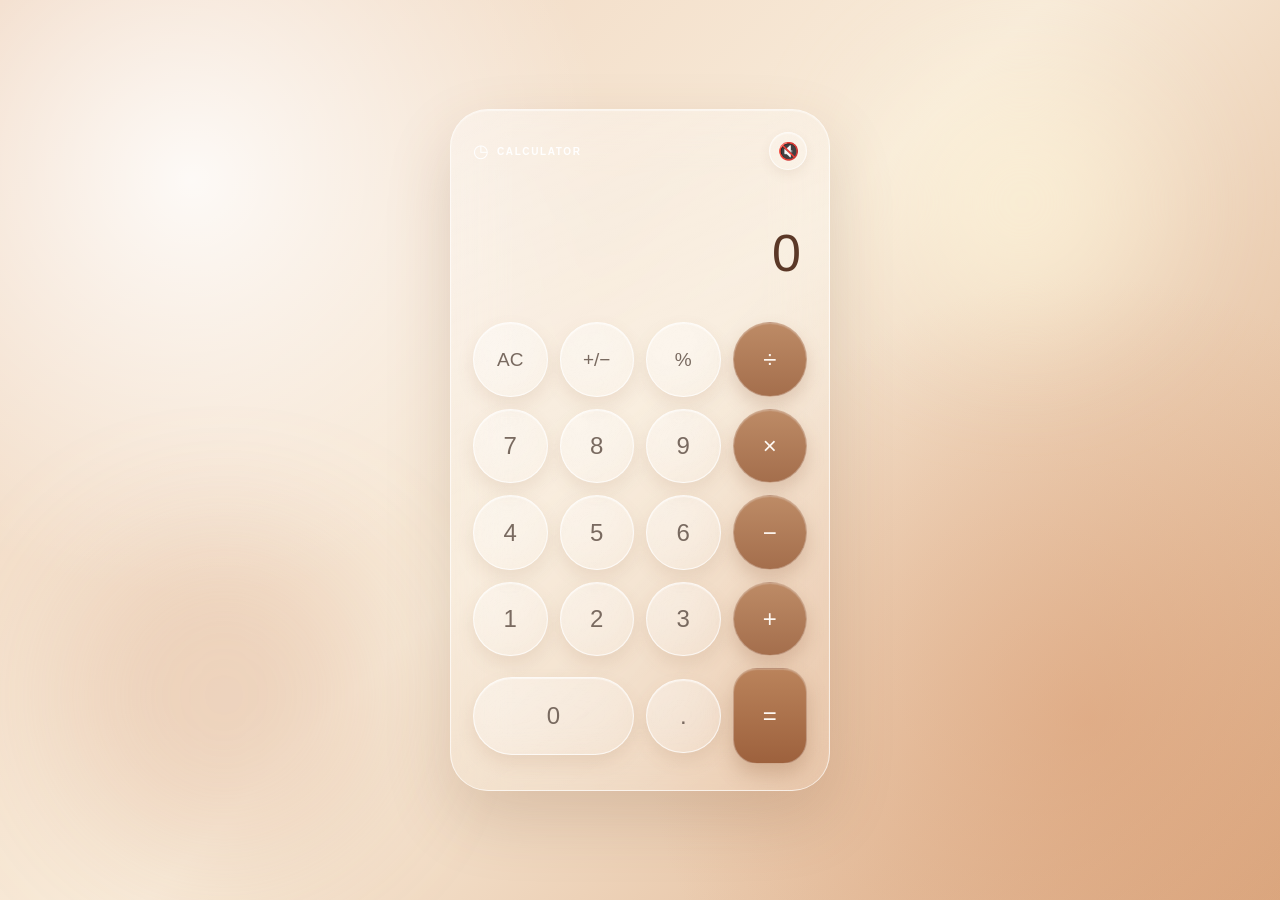
<file: index.html>
<!DOCTYPE html>
<html lang="ko-KR">

<head>
  <meta charset="UTF-8">
  <meta name="viewport" content="width=device-width, initial-scale=1.0">

  <meta name="description" content="따뜻한 글래스모피즘 디자인과 Soft Click 사운드를 적용한 계산기입니다.">

  <title>Warm Glass Calculator</title>

  <link rel="stylesheet" href="./styles.css">

  <link rel="shortcut icon" href="./favicon/wx.ico" type="image/x-icon">

  <link rel="icon" href="./favicon/wx.svg" type="image/svg+xml">
</head>

<body>

  <main class="app-shell">

    <section class="calculator" aria-label="계산기">

      <!-- 상단 영역 -->
      <header class="calculator-topbar">

        <div class="calculator-brand">
          <span class="brand-icon" aria-hidden="true">◷</span>
          <span class="brand-text">CALCULATOR</span>
        </div>

        <!-- 사운드 ON/OFF -->
        <button type="button" id="sound-toggle" class="sound-toggle" aria-label="키패드 소리 켜기" aria-pressed="false"
          title="키패드 소리 켜기">
          <span id="sound-icon" aria-hidden="true">🔇</span>
        </button>

      </header>

      <!-- 계산 결과 표시 -->
      <div class="display-section">

        <div class="history-display" id="history-display" aria-label="계산 과정"></div>

        <div class="display" id="display" role="status" aria-live="off" aria-label="계산 결과">0</div>

      </div>

      <!-- 계산기 키패드 -->
      <div class="buttons" aria-label="계산기 키패드">

        <!-- 첫 번째 줄 -->
        <button type="button" class="key key--glass key--utility" data-type="clear">AC</button>

        <button type="button" class="key key--glass key--utility" data-op="neg" aria-label="부호 변경">+/−</button>

        <button type="button" class="key key--glass key--utility" data-op="percent" aria-label="백분율">%</button>

        <button type="button" class="key key--operator" data-op="divide" aria-label="나누기">÷</button>

        <!-- 두 번째 줄 -->
        <button type="button" class="key key--glass" data-num="7">7</button>

        <button type="button" class="key key--glass" data-num="8">8</button>

        <button type="button" class="key key--glass" data-num="9">9</button>

        <button type="button" class="key key--operator" data-op="multiply" aria-label="곱하기">×</button>

        <!-- 세 번째 줄 -->
        <button type="button" class="key key--glass" data-num="4">4</button>

        <button type="button" class="key key--glass" data-num="5">5</button>

        <button type="button" class="key key--glass" data-num="6">6</button>

        <button type="button" class="key key--operator" data-op="subtract" aria-label="빼기">−</button>

        <!-- 네 번째 줄 -->
        <button type="button" class="key key--glass" data-num="1">1</button>

        <button type="button" class="key key--glass" data-num="2">2</button>

        <button type="button" class="key key--glass" data-num="3">3</button>

        <button type="button" class="key key--operator" data-op="add" aria-label="더하기">+</button>

        <!-- 다섯 번째 줄 -->
        <button type="button" class="key key--glass key--zero" data-num="0">0</button>

        <button type="button" class="key key--glass key--decimal" data-num="." aria-label="소수점">.</button>

        <button type="button" class="key key--equals" data-op="equals" aria-label="계산하기">=</button>

      </div>

    </section>

  </main>

  <script src="./script.js"></script>

</body>

</html>
</file>
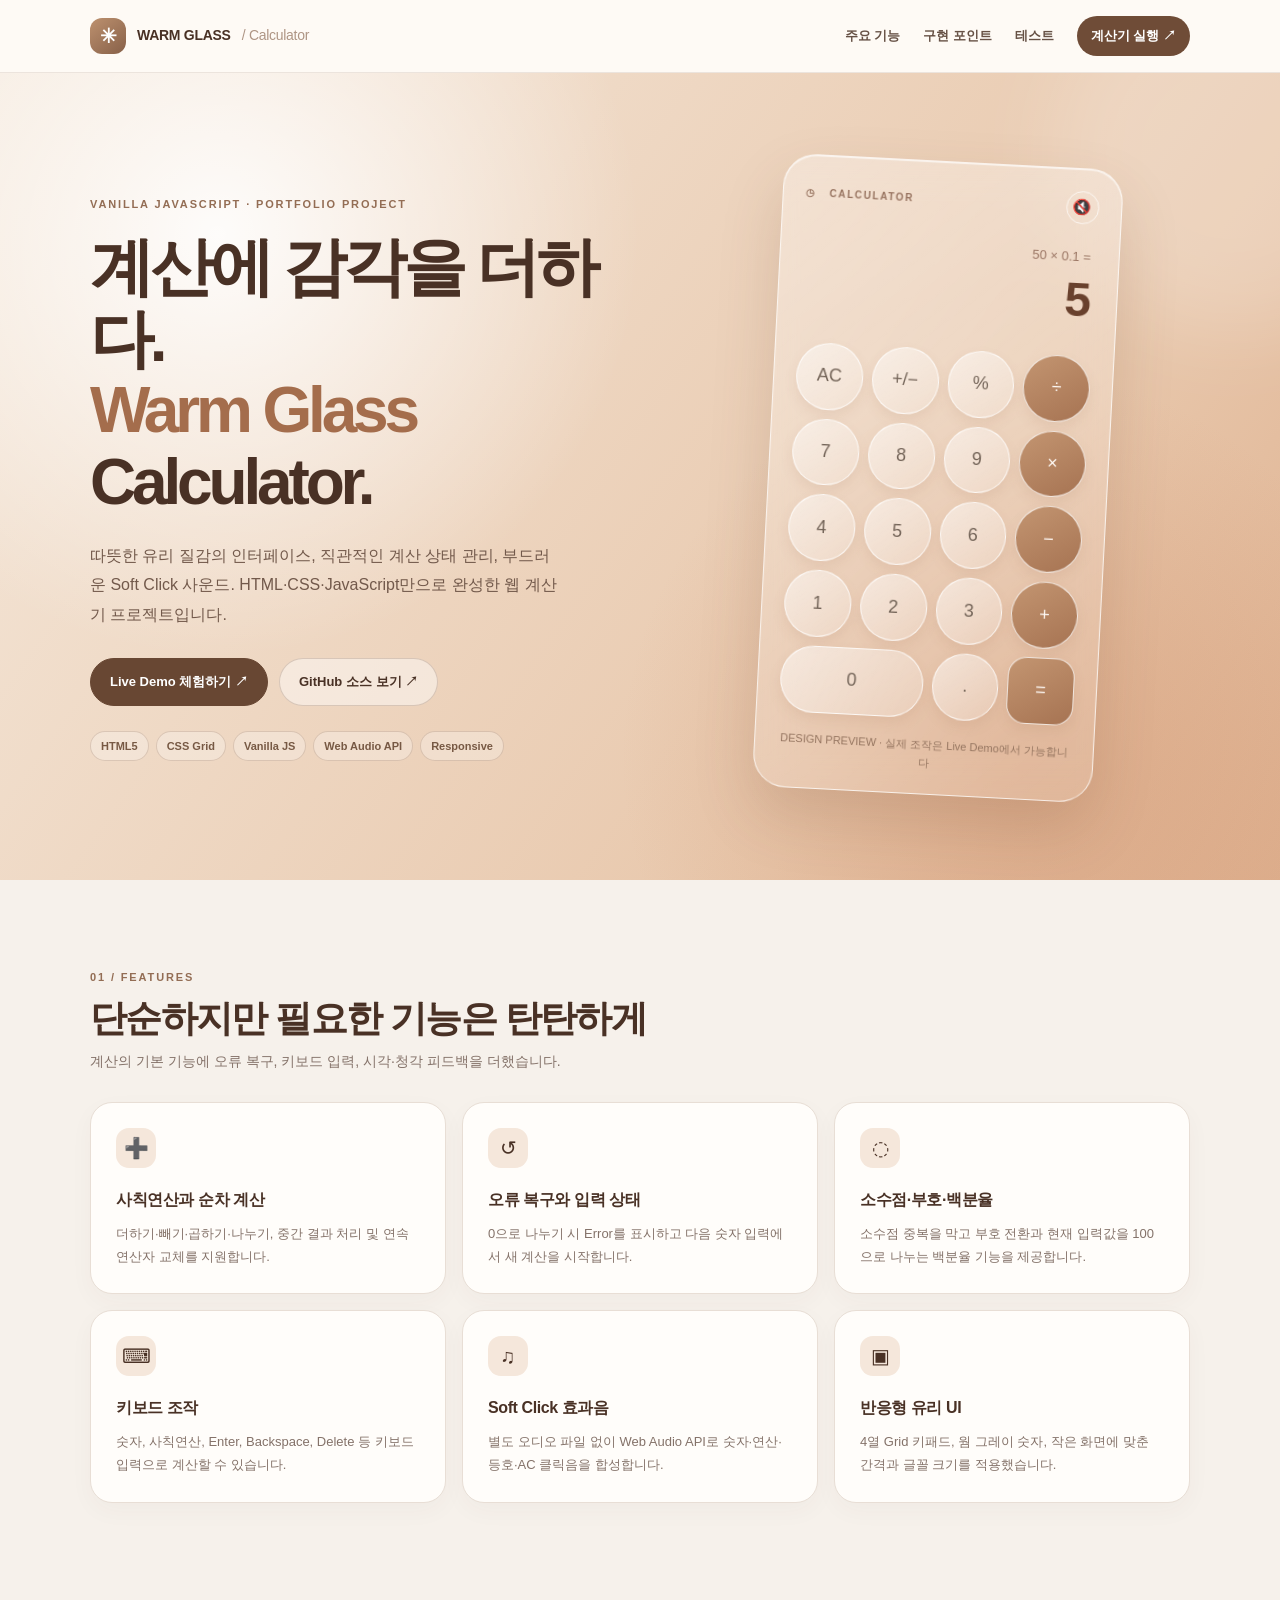
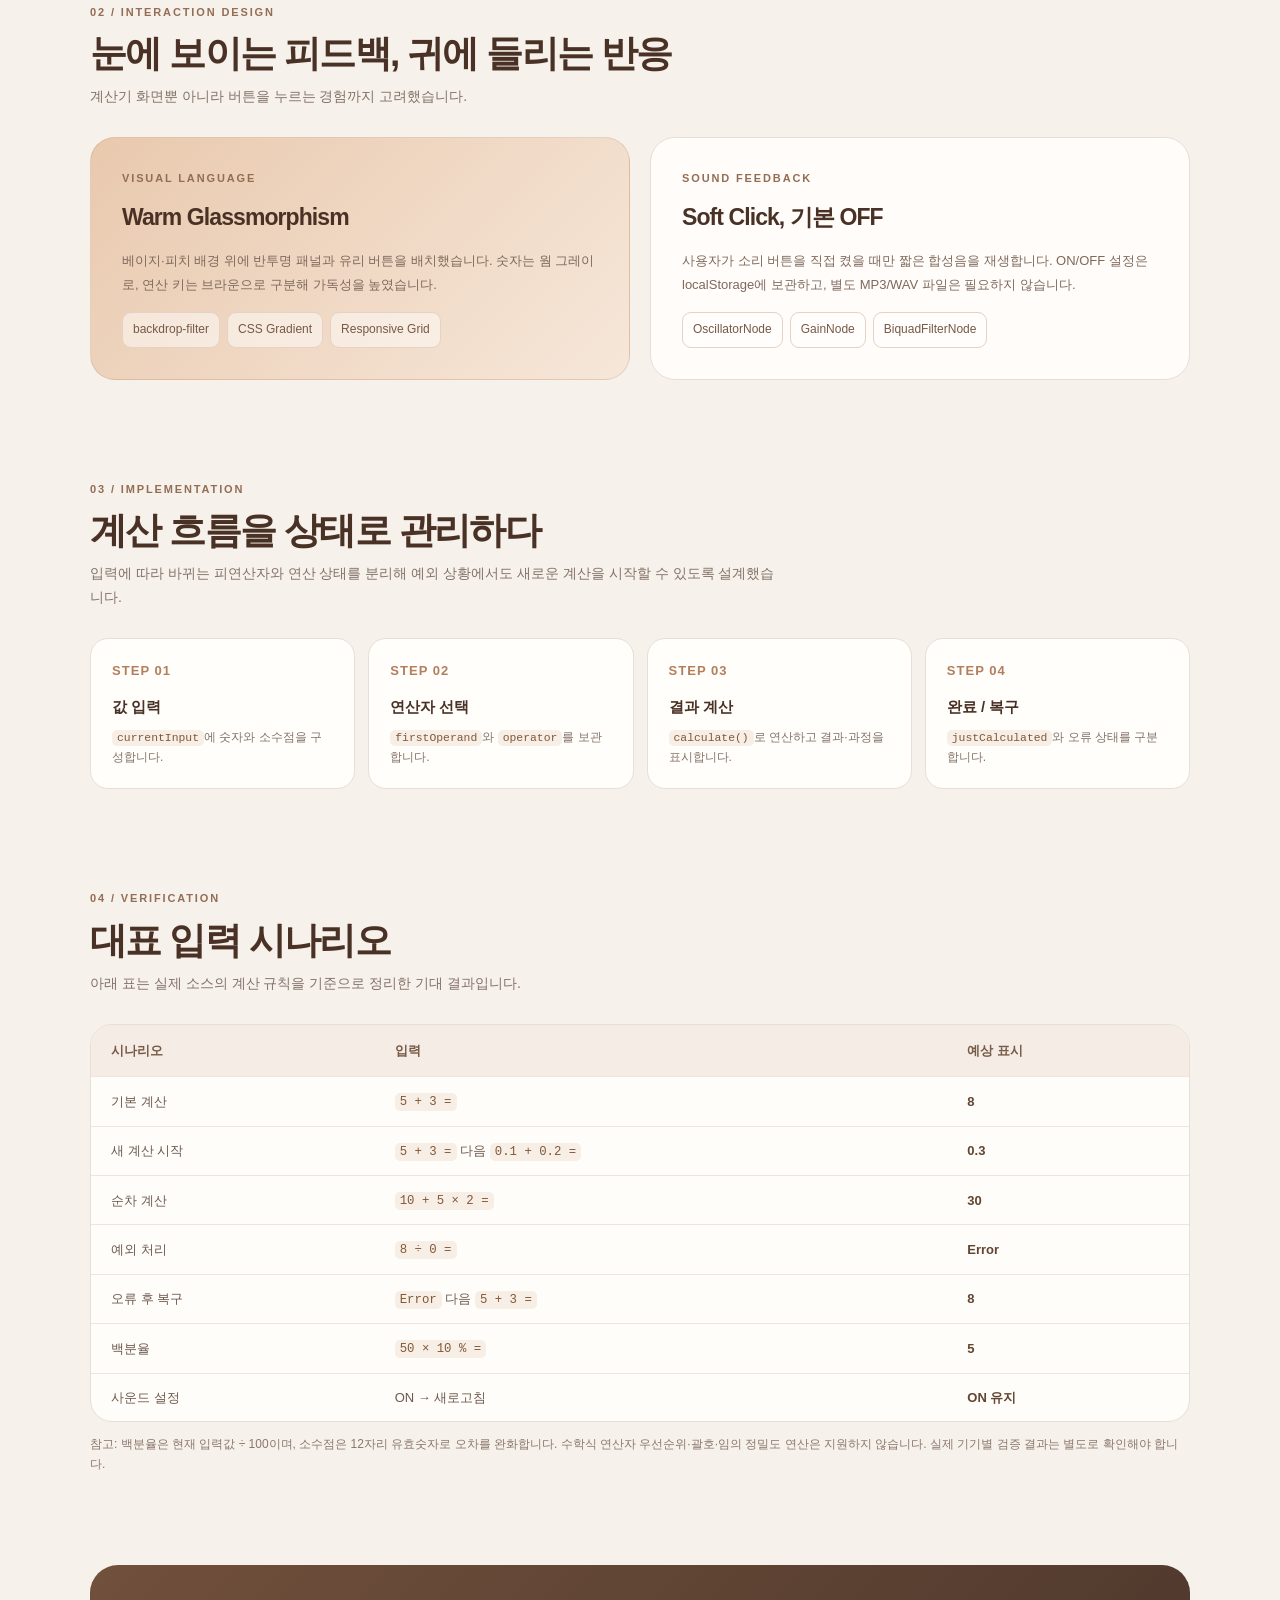
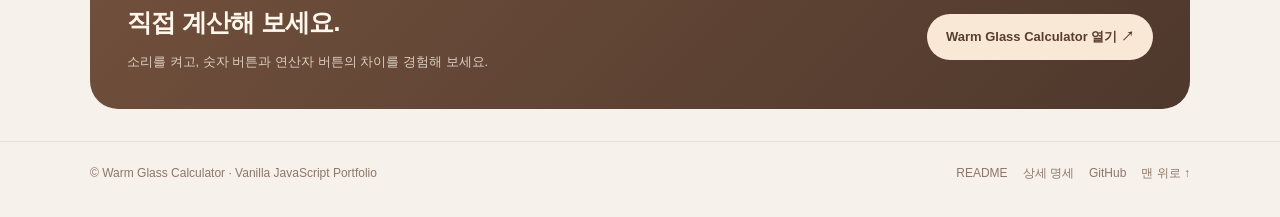
<file: docs/features.html>
<!DOCTYPE html>
<html lang="ko-KR">

<head>
    <meta charset="UTF-8">
    <meta name="viewport" content="width=device-width, initial-scale=1.0">
    <meta name="theme-color" content="#efe0d0">
    <meta name="description" content="Warm Glass Calculator의 글래스모피즘 디자인, 계산 기능, Soft Click 사운드, 개발 과정과 검증 항목을 소개합니다.">
    <title>Warm Glass Calculator | Features</title>
    <style>
        :root {
            --canvas: #f6f1eb;
            --paper: #fffdfa;
            --line: #e8ded5;
            --deep: #493125;
            --brown: #90664c;
            --muted: #847269;
            --peach: #e8bda1;
            --caramel: #b77f59;
            --white: #ffffff;
            --radius: 22px;
            --shadow: 0 22px 60px rgba(91, 52, 33, .08);
        }

        *,
        *::before,
        *::after {
            box-sizing: border-box;
        }

        html {
            scroll-behavior: smooth;
        }

        body {
            margin: 0;
            background: var(--canvas);
            color: var(--deep);
            font-family: -apple-system, BlinkMacSystemFont, "Segoe UI", "Apple SD Gothic Neo", "Malgun Gothic", sans-serif;
            line-height: 1.65;
        }

        a {
            color: inherit;
            text-decoration: none;
        }

        a:focus-visible {
            outline: 3px solid #ad744f;
            outline-offset: 3px;
            border-radius: 6px;
        }

        button:focus-visible {
            outline: 3px solid #ad744f;
            outline-offset: 3px;
        }

        .container {
            width: min(1100px, calc(100% - 44px));
            margin: 0 auto;
        }

        .topbar {
            border-bottom: 1px solid rgba(93, 56, 37, .11);
            background: rgba(255, 252, 247, .84);
            backdrop-filter: blur(12px);
            position: sticky;
            top: 0;
            z-index: 10;
        }

        .nav {
            min-height: 72px;
            display: flex;
            align-items: center;
            justify-content: space-between;
            gap: 16px;
        }

        .identity {
            display: flex;
            align-items: center;
            gap: 11px;
            font-size: 14px;
            letter-spacing: -.02em;
            font-weight: 800;
        }

        .logo {
            width: 36px;
            height: 36px;
            display: grid;
            place-items: center;
            border-radius: 12px;
            color: #fff;
            background: linear-gradient(140deg, #bd916f, #876048);
            font-size: 20px;
        }

        .navlinks {
            display: flex;
            align-items: center;
            gap: 23px;
            font-weight: 650;
            font-size: 13px;
            color: #665145;
        }

        .navlinks a:hover {
            color: #ad744f;
        }

        .navlinks .nav-demo {
            color: white;
            background: #6f4c37;
            padding: 9px 14px;
            border-radius: 999px;
        }

        .hero {
            position: relative;
            overflow: hidden;
            background: radial-gradient(circle at 17% 20%, rgba(255, 255, 255, .9), transparent 34%), radial-gradient(circle at 79% 85%, rgba(201, 129, 88, .3), transparent 32%), linear-gradient(125deg, #f5e9dc, #e8c7ab 72%, #deb08f);
        }

        .hero::before {
            content: "";
            position: absolute;
            width: 360px;
            height: 360px;
            right: -130px;
            top: -100px;
            border-radius: 50%;
            background: rgba(255, 255, 255, .21);
            filter: blur(42px);
        }

        .hero-layout {
            position: relative;
            padding-top: 88px;
            padding-bottom: 85px;
            display: grid;
            grid-template-columns: 1.04fr .96fr;
            gap: 50px;
            align-items: center;
        }

        .eyebrow {
            font-size: 11px;
            font-weight: 850;
            text-transform: uppercase;
            letter-spacing: .17em;
            color: #936d54;
        }

        .hero h1 {
            font-size: clamp(37px, 5vw, 67px);
            line-height: 1.12;
            letter-spacing: -.065em;
            margin: 19px 0 22px;
            max-width: 620px;
            font-weight: 790;
        }

        .hero h1 em {
            font-style: normal;
            color: #a46d4c;
        }

        .lead {
            max-width: 470px;
            font-size: 16px;
            color: #72594b;
            line-height: 1.85;
        }

        .actions {
            display: flex;
            flex-wrap: wrap;
            gap: 11px;
            margin-top: 29px;
        }

        .cta {
            display: inline-flex;
            justify-content: center;
            align-items: center;
            border-radius: 999px;
            padding: 12px 19px;
            font-size: 13px;
            font-weight: 800;
            border: 1px solid rgba(97, 62, 42, .2);
            background: rgba(255, 255, 255, .45);
        }

        .cta.primary {
            color: white;
            border-color: #684733;
            background: #684733;
        }

        .cta:hover {
            transform: translateY(-1px);
        }

        .tags {
            display: flex;
            flex-wrap: wrap;
            gap: 7px;
            margin-top: 25px;
        }

        .tags span {
            border: 1px solid rgba(117, 78, 51, .2);
            border-radius: 999px;
            padding: 5px 10px;
            font-size: 11px;
            font-weight: 700;
            color: #775944;
            background: rgba(255, 255, 255, .28);
        }

        .preview-wrap {
            display: flex;
            justify-content: center;
        }

        .preview {
            width: min(100%, 340px);
            border: 1px solid rgba(255, 255, 255, .7);
            border-radius: 33px;
            padding: 22px;
            background: linear-gradient(140deg, rgba(255, 255, 255, .33), rgba(255, 255, 255, .12));
            box-shadow: 0 28px 60px rgba(105, 65, 43, .17), inset 0 1px 1px rgba(255, 255, 255, .7);
            backdrop-filter: blur(20px);
            transform: rotate(3deg);
        }

        .preview-top {
            display: flex;
            align-items: center;
            justify-content: space-between;
            font-size: 10px;
            font-weight: 850;
            color: #96725e;
            letter-spacing: .16em;
        }

        .preview-icon {
            border: 1px solid rgba(255, 255, 255, .7);
            width: 33px;
            height: 33px;
            border-radius: 50%;
            display: grid;
            place-items: center;
            font-size: 15px;
        }

        .preview-screen {
            text-align: right;
            padding: 19px 6px 24px;
        }

        .preview-screen span {
            color: #9a7563;
            font-size: 13px;
        }

        .preview-screen strong {
            display: block;
            font-size: 48px;
            color: #69412d;
            letter-spacing: -.055em;
            line-height: 1.3;
        }

        .preview-grid {
            display: grid;
            grid-template-columns: repeat(4, minmax(0, 1fr));
            gap: 9px;
        }

        .demo-key {
            display: grid;
            place-items: center;
            border-radius: 999px;
            aspect-ratio: 1;
            font-size: 18px;
            color: #736458;
            background: linear-gradient(140deg, rgba(255, 255, 255, .52), rgba(255, 255, 255, .19));
            border: 1px solid rgba(255, 255, 255, .78);
            box-shadow: 0 6px 13px rgba(136, 90, 56, .1);
        }

        .demo-key.op,
        .demo-key.eq {
            background: linear-gradient(150deg, #c39571, #a67352);
            color: #fffaf6;
        }

        .demo-key.zero {
            grid-column: span 2;
            aspect-ratio: auto;
            border-radius: 999px;
        }

        .demo-key.eq {
            border-radius: 19px;
        }

        .preview-label {
            text-align: center;
            color: #94745f;
            margin-top: 17px;
            font-size: 11px;
        }

        .section {
            padding: 88px 0 12px;
        }

        .section-heading {
            margin-bottom: 29px;
        }

        .section-heading h2 {
            font-size: clamp(27px, 4vw, 37px);
            margin: 10px 0 8px;
            line-height: 1.25;
            letter-spacing: -.045em;
        }

        .section-heading p {
            margin: 0;
            color: var(--muted);
            max-width: 690px;
            font-size: 14px;
        }

        .cards {
            display: grid;
            grid-template-columns: repeat(3, minmax(0, 1fr));
            gap: 16px;
        }

        .card {
            padding: 25px;
            background: var(--paper);
            border: 1px solid var(--line);
            border-radius: var(--radius);
            box-shadow: 0 8px 25px rgba(95, 68, 52, .035);
        }

        .card .glyph {
            width: 40px;
            height: 40px;
            border-radius: 13px;
            display: grid;
            place-items: center;
            background: #f5e7db;
            font-size: 20px;
            margin-bottom: 19px;
        }

        .card h3 {
            font-size: 16px;
            margin: 0 0 8px;
            letter-spacing: -.025em;
        }

        .card p {
            margin: 0;
            color: var(--muted);
            font-size: 13px;
            line-height: 1.8;
        }

        .feature-spot {
            display: grid;
            grid-template-columns: 1fr 1fr;
            gap: 20px;
        }

        .spot {
            padding: 31px;
            background: #fffcf9;
            border: 1px solid var(--line);
            border-radius: 25px;
        }

        .spot.accent {
            background: linear-gradient(135deg, #e9c9ae, #f6e7d9);
            border-color: rgba(179, 127, 91, .22);
        }

        .spot h3 {
            margin: 12px 0;
            font-size: 23px;
            letter-spacing: -.04em;
        }

        .spot p {
            color: #7e695c;
            font-size: 13px;
            line-height: 1.85;
            margin: 0 0 15px;
        }

        .chips {
            display: flex;
            flex-wrap: wrap;
            gap: 7px;
        }

        .chip {
            border: 1px solid #e5d2c2;
            background: rgba(255, 255, 255, .47);
            padding: 7px 10px;
            font-size: 12px;
            color: #765946;
            border-radius: 9px;
        }

        .process {
            display: grid;
            grid-template-columns: repeat(4, minmax(0, 1fr));
            gap: 13px;
        }

        .process-item {
            padding: 21px;
            background: #fffefa;
            border: 1px solid var(--line);
            border-radius: 18px;
        }

        .stepno {
            font-size: 13px;
            color: #b27e5d;
            font-weight: 850;
            letter-spacing: .08em;
        }

        .process-item h3 {
            font-size: 15px;
            margin: 14px 0 8px;
        }

        .process-item p {
            font-size: 12px;
            margin: 0;
            color: var(--muted);
        }

        .table-wrap {
            border: 1px solid var(--line);
            border-radius: var(--radius);
            overflow-x: auto;
            background: var(--paper);
        }

        table {
            width: 100%;
            border-collapse: collapse;
            min-width: 540px;
            text-align: left;
            font-size: 13px;
        }

        th {
            background: #f4ece5;
            color: #775a47;
            padding: 15px 20px;
        }

        td {
            border-top: 1px solid #eee5dd;
            padding: 13px 20px;
            color: #6d594d;
        }

        td strong {
            color: #614531;
        }

        code {
            font-family: Consolas, "SFMono-Regular", monospace;
            color: #825838;
            background: #f7eee5;
            border-radius: 5px;
            padding: 2px 5px;
            font-size: .95em;
        }

        .fineprint {
            font-size: 12px;
            color: #8b776c;
            margin: 13px 0 0;
        }

        .outro {
            margin: 78px auto 32px;
            background: linear-gradient(135deg, #71503c, #4e382c);
            color: #fff6ec;
            border-radius: 28px;
            padding: 37px;
            display: flex;
            justify-content: space-between;
            align-items: center;
            gap: 24px;
        }

        .outro h2 {
            margin: 0 0 8px;
            font-size: 25px;
            letter-spacing: -.03em;
        }

        .outro p {
            margin: 0;
            opacity: .77;
            font-size: 13px;
        }

        .outro a {
            border-radius: 999px;
            padding: 12px 19px;
            color: #593d2d;
            background: #f9e8d6;
            font-weight: 800;
            font-size: 13px;
            text-align: center;
            white-space: nowrap;
        }

        footer {
            border-top: 1px solid var(--line);
            padding: 22px 0 38px;
        }

        .footer-inner {
            display: flex;
            align-items: center;
            justify-content: space-between;
            gap: 14px;
            font-size: 12px;
            color: #8d7769;
        }

        .footer-links {
            display: flex;
            flex-wrap: wrap;
            gap: 15px;
        }

        @media (max-width: 820px) {
            .hero-layout {
                grid-template-columns: 1fr;
                gap: 45px;
                padding: 70px 0;
            }

            .preview {
                transform: none;
            }

            .cards {
                grid-template-columns: repeat(2, minmax(0, 1fr));
            }

            .process {
                grid-template-columns: repeat(2, minmax(0, 1fr));
            }

            .navlinks a:not(.nav-demo) {
                display: none;
            }
        }

        @media (max-width: 560px) {
            .container {
                width: min(100% - 30px, 1100px);
            }

            .topbar .nav {
                min-height: 62px;
            }

            .hero-layout {
                padding: 55px 0;
            }

            .hero h1 {
                font-size: 42px;
            }

            .section {
                padding-top: 62px;
            }

            .cards,
            .feature-spot {
                grid-template-columns: 1fr;
            }

            .process {
                gap: 10px;
            }

            .process-item {
                padding: 15px;
            }

            .outro {
                flex-direction: column;
                align-items: flex-start;
                padding: 26px;
            }

            .outro a {
                width: 100%;
            }

            .footer-inner {
                flex-direction: column;
                align-items: flex-start;
            }
        }

        @media (prefers-reduced-motion: reduce) {
            html {
                scroll-behavior: auto;
            }

            .cta:hover {
                transform: none;
            }
        }
    </style>
</head>

<body id="top">
    <header class="topbar">
        <nav class="nav container" aria-label="주요 탐색">
            <a class="identity" href="https://txw-22.github.io/calculator/"
                aria-label="Warm Glass Calculator 실행하기"><span class="logo" aria-hidden="true">✳</span> WARM GLASS <span
                    style="font-weight:500;color:#ae9584">/ Calculator</span></a>
            <div class="navlinks">
                <a href="#features">주요 기능</a>
                <a href="#implementation">구현 포인트</a>
                <a href="#tests">테스트</a>
                <a href="https://txw-22.github.io/calculator/" class="nav-demo">계산기 실행 ↗</a>
            </div>
        </nav>
    </header>

    <main>
        <section class="hero">
            <div class="container hero-layout">
                <div>
                    <div class="eyebrow">Vanilla JavaScript · Portfolio Project</div>
                    <h1>계산에 감각을 더하다.<br><em>Warm Glass</em><br>Calculator.</h1>
                    <p class="lead">따뜻한 유리 질감의 인터페이스, 직관적인 계산 상태 관리, 부드러운 Soft Click 사운드. HTML·CSS·JavaScript만으로 완성한 웹
                        계산기 프로젝트입니다.</p>
                    <div class="actions">
                        <a class="cta primary" href="https://txw-22.github.io/calculator/">Live Demo 체험하기 ↗</a>
                        <a class="cta" href="https://github.com/txw-22/calculator">GitHub 소스 보기 ↗</a>
                    </div>
                    <div class="tags">
                        <span>HTML5</span>
                        <span>CSS Grid</span>
                        <span>Vanilla JS</span>
                        <span>Web Audio API</span>
                        <span>Responsive</span>
                    </div>
                </div>

                <div class="preview-wrap">
                    <div class="preview" aria-label="계산기 디자인의 정적 미리보기">
                        <div class="preview-top">
                            <span>◷ &nbsp; CALCULATOR</span>
                            <span class="preview-icon" aria-hidden="true">🔇</span>
                        </div>
                        <div class="preview-screen">
                            <span>50 × 0.1 =</span>
                            <strong>5</strong>
                        </div>
                        <div class="preview-grid" aria-hidden="true">
                            <span class="demo-key">AC</span>
                            <span class="demo-key">+/−</span>
                            <span class="demo-key">%</span>
                            <span class="demo-key op">÷</span>

                            <span class="demo-key">7</span>
                            <span class="demo-key">8</span>
                            <span class="demo-key">9</span>
                            <span class="demo-key op">×</span>

                            <span class="demo-key">4</span>
                            <span class="demo-key">5</span>
                            <span class="demo-key">6</span>
                            <span class="demo-key op">−</span>

                            <span class="demo-key">1</span>
                            <span class="demo-key">2</span>
                            <span class="demo-key">3</span>
                            <span class="demo-key op">+</span>

                            <span class="demo-key zero">0</span>
                            <span class="demo-key">.</span>
                            <span class="demo-key eq">=</span>
                        </div>
                        <div class="preview-label">DESIGN PREVIEW · 실제 조작은 Live Demo에서 가능합니다</div>
                    </div>
                </div>
            </div>
        </section>

        <section class="section container" id="features">
            <div class="section-heading">
                <div class="eyebrow">01 / Features</div>
                <h2>단순하지만 필요한 기능은 탄탄하게</h2>
                <p>계산의 기본 기능에 오류 복구, 키보드 입력, 시각·청각 피드백을 더했습니다.</p>
            </div>
            <div class="cards">
                <article class="card">
                    <div class="glyph" aria-hidden="true">➕</div>
                    <h3>사칙연산과 순차 계산</h3>
                    <p>더하기·빼기·곱하기·나누기, 중간 결과 처리 및 연속 연산자 교체를 지원합니다.</p>
                </article>
                <article class="card">
                    <div class="glyph" aria-hidden="true">↺</div>
                    <h3>오류 복구와 입력 상태</h3>
                    <p>0으로 나누기 시 Error를 표시하고 다음 숫자 입력에서 새 계산을 시작합니다.</p>
                </article>
                <article class="card">
                    <div class="glyph" aria-hidden="true">◌</div>
                    <h3>소수점·부호·백분율</h3>
                    <p>소수점 중복을 막고 부호 전환과 현재 입력값을 100으로 나누는 백분율 기능을 제공합니다.</p>
                </article>
                <article class="card">
                    <div class="glyph" aria-hidden="true">⌨</div>
                    <h3>키보드 조작</h3>
                    <p>숫자, 사칙연산, Enter, Backspace, Delete 등 키보드 입력으로 계산할 수 있습니다.</p>
                </article>
                <article class="card">
                    <div class="glyph" aria-hidden="true">♫</div>
                    <h3>Soft Click 효과음</h3>
                    <p>별도 오디오 파일 없이 Web Audio API로 숫자·연산·등호·AC 클릭음을 합성합니다.</p>
                </article>
                <article class="card">
                    <div class="glyph" aria-hidden="true">▣</div>
                    <h3>반응형 유리 UI</h3>
                    <p>4열 Grid 키패드, 웜 그레이 숫자, 작은 화면에 맞춘 간격과 글꼴 크기를 적용했습니다.</p>
                </article>
            </div>
        </section>

        <section class="section container" id="design">
            <div class="section-heading">
                <div class="eyebrow">02 / Interaction Design</div>
                <h2>눈에 보이는 피드백, 귀에 들리는 반응</h2>
                <p>계산기 화면뿐 아니라 버튼을 누르는 경험까지 고려했습니다.</p>
            </div>

            <div class="feature-spot">
                <article class="spot accent">
                    <div class="eyebrow">Visual Language</div>
                    <h3>Warm Glassmorphism</h3>
                    <p>베이지·피치 배경 위에 반투명 패널과 유리 버튼을 배치했습니다. 숫자는 웜 그레이로, 연산 키는 브라운으로 구분해 가독성을 높였습니다.</p>
                    <div class="chips">
                        <span class="chip">backdrop-filter</span>
                        <span class="chip">CSS Gradient</span>
                        <span class="chip">Responsive Grid</span>
                    </div>
                </article>

                <article class="spot">
                    <div class="eyebrow">Sound Feedback</div>
                    <h3>Soft Click, 기본 OFF</h3>
                    <p>사용자가 소리 버튼을 직접 켰을 때만 짧은 합성음을 재생합니다. ON/OFF 설정은 localStorage에 보관하고, 별도 MP3/WAV 파일은 필요하지 않습니다.</p>
                    <div class="chips">
                        <span class="chip">OscillatorNode</span>
                        <span class="chip">GainNode</span>
                        <span class="chip">BiquadFilterNode</span>
                    </div>
                </article>
            </div>
        </section>

        <section class="section container" id="implementation">
            <div class="section-heading">
                <div class="eyebrow">03 / Implementation</div>
                <h2>계산 흐름을 상태로 관리하다</h2>
                <p>입력에 따라 바뀌는 피연산자와 연산 상태를 분리해 예외 상황에서도 새로운 계산을 시작할 수 있도록 설계했습니다.</p>
            </div>

            <div class="process">
                <div class="process-item">
                    <div class="stepno">STEP 01</div>
                    <h3>값 입력</h3>
                    <p><code>currentInput</code>에 숫자와 소수점을 구성합니다.</p>
                </div>
                <div class="process-item">
                    <div class="stepno">STEP 02</div>
                    <h3>연산자 선택</h3>
                    <p><code>firstOperand</code>와 <code>operator</code>를 보관합니다.</p>
                </div>
                <div class="process-item">
                    <div class="stepno">STEP 03</div>
                    <h3>결과 계산</h3>
                    <p><code>calculate()</code>로 연산하고 결과·과정을 표시합니다.</p>
                </div>
                <div class="process-item">
                    <div class="stepno">STEP 04</div>
                    <h3>완료 / 복구</h3>
                    <p><code>justCalculated</code>와 오류 상태를 구분합니다.</p>
                </div>
            </div>
        </section>

        <section class="section container" id="tests">
            <div class="section-heading">
                <div class="eyebrow">04 / Verification</div>
                <h2>대표 입력 시나리오</h2>
                <p>아래 표는 실제 소스의 계산 규칙을 기준으로 정리한 기대 결과입니다.</p>
            </div>

            <div class="table-wrap">
                <table>
                    <thead>
                        <tr>
                            <th>시나리오</th>
                            <th>입력</th>
                            <th>예상 표시</th>
                        </tr>
                    </thead>
                    <tbody>
                        <tr>
                            <td>기본 계산</td>
                            <td><code>5 + 3 =</code></td>
                            <td><strong>8</strong></td>
                        </tr>
                        <tr>
                            <td>새 계산 시작</td>
                            <td><code>5 + 3 =</code> 다음 <code>0.1 + 0.2 =</code></td>
                            <td><strong>0.3</strong></td>
                        </tr>
                        <tr>
                            <td>순차 계산</td>
                            <td><code>10 + 5 × 2 =</code></td>
                            <td><strong>30</strong></td>
                        </tr>
                        <tr>
                            <td>예외 처리</td>
                            <td><code>8 ÷ 0 =</code></td>
                            <td><strong>Error</strong></td>
                        </tr>
                        <tr>
                            <td>오류 후 복구</td>
                            <td><code>Error</code> 다음 <code>5 + 3 =</code></td>
                            <td><strong>8</strong></td>
                        </tr>
                        <tr>
                            <td>백분율</td>
                            <td><code>50 × 10 % =</code></td>
                            <td><strong>5</strong></td>
                        </tr>
                        <tr>
                            <td>사운드 설정</td>
                            <td>ON → 새로고침</td>
                            <td><strong>ON 유지</strong></td>
                        </tr>
                    </tbody>
                </table>
            </div>

            <p class="fineprint">
                참고: 백분율은 현재 입력값 ÷ 100이며, 소수점은 12자리 유효숫자로
                오차를 완화합니다. 수학식 연산자 우선순위·괄호·임의 정밀도 연산은
                지원하지 않습니다. 실제 기기별 검증 결과는 별도로 확인해야 합니다.
            </p>
        </section>

        <section class="outro container">
            <div>
                <h2>직접 계산해 보세요.</h2>
                <p>소리를 켜고, 숫자 버튼과 연산자 버튼의 차이를 경험해 보세요.</p>
            </div>
            <a href="https://txw-22.github.io/calculator/">
                Warm Glass Calculator 열기 ↗
            </a>
        </section>
    </main>

    <footer>
        <div class="footer-inner container">
            <span>© Warm Glass Calculator · Vanilla JavaScript Portfolio</span>
            <div class="footer-links">
                <a href="https://github.com/txw-22/calculator/blob/main/README.md">README</a>
                <a href="https://github.com/txw-22/calculator/blob/main/docs/FEATURES.md">상세 명세</a>
                <a href="https://github.com/txw-22/calculator">GitHub</a>
                <a href="#top">맨 위로 ↑</a>
            </div>
        </div>
    </footer>
</body>

</html>
</file>
<file: styles.css>
/* ========================================
   Warm Glass Calculator
   Glassmorphism UI
======================================== */

/* ===== 01. 디자인 변수 ===== */

:root {
  /* 배경 */
  --bg-light: #f8ebd9;
  --bg-peach: #efd3bc;
  --bg-caramel: #dba982;

  /* 유리 */
  --glass-bg: rgba(255, 255, 255, 0.15);
  --glass-border: rgba(255, 255, 255, 0.65);
  --glass-highlight: rgba(255, 255, 255, 0.35);

  /* 글자 */
  --text-primary: #5b3827;
  --text-secondary: #907568;
  --text-key: #796a60;
  --text-white: #fff9f3;

  /* 연산 버튼 */
  --operator-light: #bd8b66;
  --operator-dark: #a46e4c;

  /* 그림자 */
  --shadow-main: 0 28px 65px rgba(126, 78, 48, 0.2);
  --shadow-key: 0 8px 18px rgba(139, 91, 58, 0.12);
}


/* ===== 02. 기본 설정 ===== */

* {
  box-sizing: border-box;
}

html {
  min-height: 100%;
}

body {
  margin: 0;

  min-height: 100vh;
  min-height: 100dvh;

  font-family: Arial, "Malgun Gothic", sans-serif;

  color: var(--text-primary);

  background:
    radial-gradient(circle at 15% 20%,
      rgba(255, 255, 255, 0.85),
      transparent 32%),
    radial-gradient(circle at 85% 80%,
      rgba(217, 151, 107, 0.45),
      transparent 34%),
    linear-gradient(135deg,
      var(--bg-peach) 0%,
      var(--bg-light) 48%,
      var(--bg-caramel) 100%);

  overflow-x: hidden;
}


/* ===== 03. 배경 장식 ===== */

body::before,
body::after {
  content: "";

  position: fixed;

  border-radius: 50%;

  pointer-events: none;

  z-index: 0;

  filter: blur(65px);
}

body::before {
  width: 260px;
  height: 260px;

  top: 8%;
  right: 10%;

  background: rgba(255, 247, 221, 0.55);
}

body::after {
  width: 320px;
  height: 320px;

  bottom: 5%;
  left: 5%;

  background: rgba(205, 139, 101, 0.22);
}


/* ===== 04. 전체 레이아웃 ===== */

.app-shell {
  position: relative;

  z-index: 1;

  display: flex;
  align-items: center;
  justify-content: center;

  width: 100%;

  min-height: 100vh;
  min-height: 100dvh;

  padding: 24px;
}


/* ===== 05. 계산기 본체 ===== */

.calculator {
  position: relative;

  isolation: isolate;

  width: 100%;
  max-width: 380px;

  padding: 22px 22px 26px;

  border-radius: 38px;

  background:
    linear-gradient(145deg,
      rgba(255, 255, 255, 0.22),
      rgba(255, 255, 255, 0.09));

  border: 1.5px solid var(--glass-border);

  box-shadow:
    var(--shadow-main),
    inset 0 1px 1px rgba(255, 255, 255, 0.5);

  backdrop-filter: blur(26px);
  -webkit-backdrop-filter: blur(26px);

  overflow: hidden;
}


/* 유리 표면에 비치는 빛 */

.calculator::before {
  content: "";

  position: absolute;
  inset: 0;

  border-radius: inherit;

  background:
    linear-gradient(160deg,
      rgba(255, 255, 255, 0.18),
      transparent 55%);

  pointer-events: none;

  z-index: -1;
}


/* ===== 06. 계산기 상단 ===== */

.calculator-topbar {
  display: flex;
  justify-content: space-between;
  align-items: center;

  min-height: 38px;
}

.calculator-brand {
  display: flex;
  align-items: center;

  gap: 8px;
}

.brand-icon {
  font-size: 18px;
  line-height: 1;

  color: rgba(255, 255, 255, 0.95);
}

.brand-text {
  font-size: 10px;
  font-weight: 700;

  letter-spacing: 0.16em;

  color: rgba(255, 255, 255, 0.95);
}


/* ===== 07. 사운드 버튼 ===== */

.sound-toggle {
  display: flex;
  align-items: center;
  justify-content: center;

  width: 38px;
  height: 38px;

  flex-shrink: 0;

  border-radius: 50%;

  border: 1px solid rgba(255, 255, 255, 0.65);

  background: rgba(255, 255, 255, 0.18);

  box-shadow:
    inset 0 1px 1px rgba(255, 255, 255, 0.45),
    0 5px 12px rgba(122, 78, 52, 0.08);

  cursor: pointer;

  transition:
    transform 0.15s ease,
    background 0.15s ease;
}

.sound-toggle:hover {
  background: rgba(255, 255, 255, 0.32);

  transform: translateY(-1px);
}

.sound-toggle:active {
  transform: scale(0.94);
}

.sound-toggle span {
  font-size: 17px;
  line-height: 1;
}


/* ===== 08. 디스플레이 영역 ===== */

.display-section {
  display: flex;
  flex-direction: column;
  justify-content: flex-end;

  min-width: 0;

  min-height: 152px;

  padding-top: 12px;
  padding-bottom: 24px;
}


/* 계산 과정 */

.history-display {
  min-width: 0;

  min-height: 25px;

  padding: 3px 8px;

  color: var(--text-secondary);

  font-size: 14px;
  font-weight: 500;

  line-height: 1.4;

  text-align: right;

  white-space: nowrap;

  overflow-x: auto;

  scrollbar-width: none;
}

.history-display::-webkit-scrollbar {
  display: none;
}


/* 계산 결과 */

.display {
  display: block;

  width: 100%;
  min-width: 0;

  min-height: 75px;

  padding: 8px 8px 12px;

  color: var(--text-primary);

  font-size: clamp(38px, 10vw, 52px);
  font-weight: 500;

  line-height: 1.25;

  letter-spacing: -0.035em;

  text-align: right;

  white-space: nowrap;

  overflow-x: auto;
  overflow-y: hidden;

  scrollbar-width: none;
}

.display::-webkit-scrollbar {
  display: none;
}


/* 긴 숫자 표시 */

.display.is-long {
  font-size: 38px;
}

.display.is-very-long {
  font-size: 29px;
}


/* ===== 09. 키패드 그리드 ===== */

.buttons {
  display: grid;

  grid-template-columns: repeat(4, minmax(0, 1fr));

  gap: 12px;

  align-items: stretch;

  width: 100%;
}


/* ===== 10. 버튼 공통 ===== */

.key {
  display: flex;
  align-items: center;
  justify-content: center;

  width: 100%;
  min-width: 0;

  aspect-ratio: 1 / 1;

  padding: 0;

  border: 1px solid rgba(255, 255, 255, 0.6);

  border-radius: 50%;

  font-family: inherit;

  font-size: 24px;
  font-weight: 500;

  line-height: 1;

  cursor: pointer;

  user-select: none;

  -webkit-user-select: none;
  -webkit-tap-highlight-color: transparent;

  touch-action: manipulation;

  transition:
    transform 0.14s ease,
    background 0.14s ease,
    box-shadow 0.14s ease,
    filter 0.14s ease;
}

.key:hover {
  transform: translateY(-1px);
}

.key:active {
  transform: scale(0.95);
}

.key:focus-visible,
.sound-toggle:focus-visible {
  outline: 3px solid rgba(100, 60, 40, 0.65);

  outline-offset: 3px;
}


/* ===== 11. 유리 숫자 버튼 ===== */

.key--glass {
  color: var(--text-key);

  background:
    linear-gradient(145deg,
      rgba(255, 255, 255, 0.32),
      rgba(255, 255, 255, 0.12));

  border: 1px solid rgba(255, 255, 255, 0.7);

  box-shadow:
    inset 0 1px 1px rgba(255, 255, 255, 0.55),
    var(--shadow-key);

  backdrop-filter: blur(15px);
  -webkit-backdrop-filter: blur(15px);
}

.key--glass:hover {
  background:
    linear-gradient(145deg,
      rgba(255, 255, 255, 0.48),
      rgba(255, 255, 255, 0.18));
}


/* ===== 12. 특수 기능 버튼 ===== */

.key--utility {
  font-size: 19px;

  font-weight: 500;

  color: var(--text-key);
}


/* ===== 13. 연산 버튼 ===== */

.key--operator {
  color: var(--text-white);

  background:
    linear-gradient(180deg,
      var(--operator-light),
      var(--operator-dark));

  border: 1px solid rgba(255, 255, 255, 0.28);

  box-shadow:
    inset 0 1px 1px rgba(255, 255, 255, 0.2),
    0 9px 18px rgba(136, 84, 48, 0.22);
}

.key--operator:hover {
  filter: brightness(1.07);
}


/* ===== 14. 0 버튼 ===== */

.key--zero {
  grid-column: span 2;

  aspect-ratio: auto;

  height: 82%;

  align-self: center;

  border-radius: 999px;
}


/* ===== 15. 소수점 버튼 ===== */

.key--decimal {
  align-self: center;
}


/* ===== 16. 등호 버튼 ===== */

.key--equals {
  aspect-ratio: 0.78;

  border-radius: 24px;

  color: var(--text-white);

  background:
    linear-gradient(180deg,
      #ba835b 0%,
      #9d613d 100%);

  border: 1px solid rgba(255, 255, 255, 0.3);

  box-shadow:
    inset 0 1px 1px rgba(255, 255, 255, 0.2),
    0 10px 20px rgba(131, 78, 43, 0.25);
}

.key--equals:hover {
  filter: brightness(1.08);
}


/* ===== 17. 태블릿 및 모바일 ===== */

@media (max-width: 480px) {

  .app-shell {
    padding: 16px;
  }

  .calculator {
    max-width: 360px;

    padding: 18px 18px 22px;

    border-radius: 32px;
  }

  .display-section {
    min-height: 138px;

    padding-bottom: 18px;
  }

  .display {
    font-size: clamp(36px, 11vw, 48px);

    min-height: 70px;
  }

  .display.is-long {
    font-size: 32px;
  }

  .display.is-very-long {
    font-size: 26px;
  }

  .buttons {
    gap: 10px;
  }

  .key {
    font-size: 22px;
  }

  .key--utility {
    font-size: 17px;
  }

  .key--equals {
    border-radius: 22px;
  }
}


/* ===== 18. 작은 모바일 ===== */

@media (max-width: 360px) {

  .app-shell {
    padding: 12px;
  }

  .calculator {
    padding: 16px;

    border-radius: 28px;
  }

  .buttons {
    gap: 8px;
  }

  .key {
    font-size: 20px;
  }

  .key--utility {
    font-size: 15px;
  }

  .display {
    font-size: 38px;
  }

  .display.is-long {
    font-size: 29px;
  }

  .display.is-very-long {
    font-size: 23px;
  }
}


/* ===== 19. 화면 높이가 낮은 경우 ===== */

@media (max-height: 650px) {

  .app-shell {
    align-items: flex-start;
  }

  .display-section {
    min-height: 110px;
  }
}


/* ===== 20. 애니메이션 감소 설정 ===== */

@media (prefers-reduced-motion: reduce) {

  .key,
  .sound-toggle {
    transition: none;
  }

}
</file>
